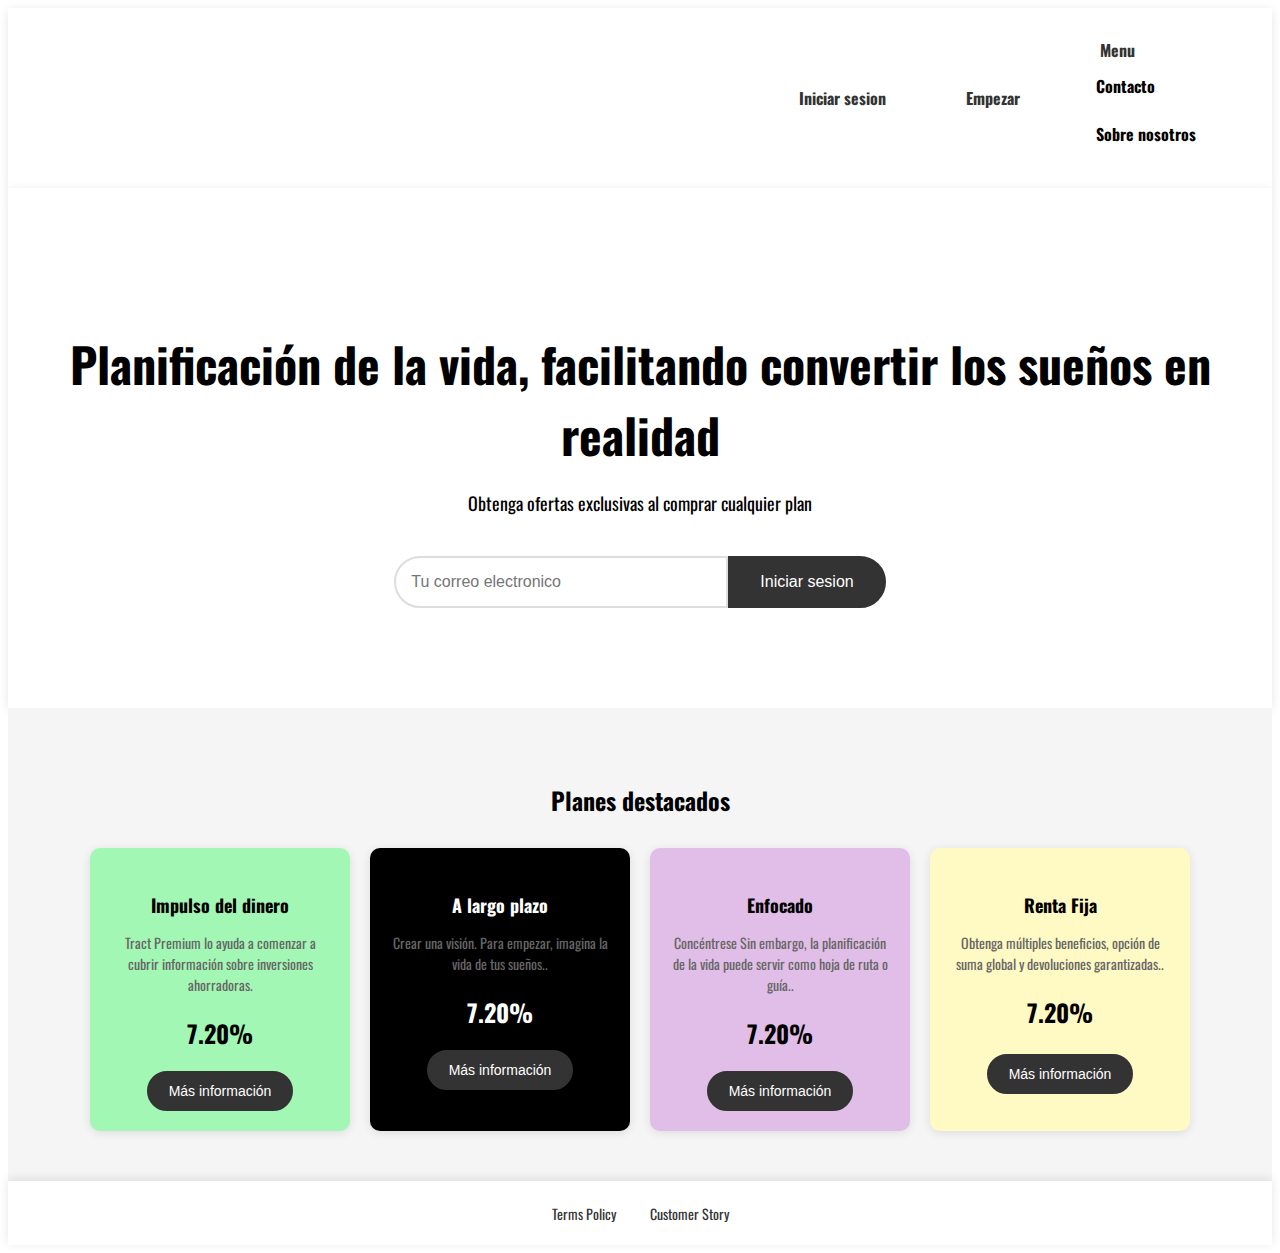
<file: LandingPage/index.html>
<!DOCTYPE html>
<html lang="en">
<head>
    <meta charset="UTF-8">
    <meta name="viewport" content="width=device-width, initial-scale=1.0">
    <link rel="stylesheet" href="estilo.css">
    <link rel="preconnect" href="https://fonts.googleapis.com">
<link rel="preconnect" href="https://fonts.gstatic.com" crossorigin>
<link href="https://fonts.googleapis.com/css2?family=Oswald:wght@200..700&display=swap" rel="stylesheet">
    <title>Document</title>
</head>
<body>
    
</body>
<header>
    <h1></h1>
    <nav>
        <a href="#">Iniciar sesion</a>
        <a href="#">Empezar</a>
        <div class="dropdown">
            <a href="#" class="dropbtn">Menu</a>
            <div class="dropdown-content">
                <a href="vista2.html">Contacto</a>
                <a href="">Sobre nosotros</a>
            </div>
        </div>
    </nav>
</header>

<section class="hero">
    <h2>Planificación de la vida, facilitando convertir los sueños en realidad</h2>
    <p>Obtenga ofertas exclusivas al comprar cualquier plan</p>
    <form>
        <input type="email" placeholder="Tu correo electronico">
        <button type="submit">Iniciar sesion</button>
    </form>
</section>

<section class="plans">
    <h3>Planes destacados</h3>
    <div class="plan-cards">
        <div class="plan-card" style="background-color: #A3F7B5;">
            <h4>Impulso del dinero</h4>
            <p>Tract Premium lo ayuda a comenzar a cubrir información sobre inversiones ahorradoras.</p>
            <div class="rate">7.20%</div>
            <button class="button" onclick="toggleInfo()">Más información</button>
            
            <!-- Información adicional oculta -->
            <div id="more-info" style="display: none; margin-top: 10px;">
                <p>El impulso del dinero es una estrategia económica utilizada para estimular el crecimiento y la actividad económica. Se basa en la idea de que al aumentar la cantidad de dinero en circulación o al realizar inversiones significativas, se puede activar la economía y generar efectos positivos en diversos sectores. Este impulso puede tomar varias formas</p>
            </div>
            
        </div>
        <div class="plan-card" style="background-color: #000; color: white;">
            <h4>A largo plazo</h4>
            <p>Crear una visión. Para empezar, imagina la vida de tus sueños..</p>
            <div class="rate">7.20%</div>
            <button class="button" onclick="toggleInfo()">Más información</button>
            
            <!-- Información adicional oculta -->
            <div id="more-info" style="display: none; margin-top: 10px;">
                <p></p>
            </div>
        </div>
        <div class="plan-card" style="background-color: #E1BEE7;">
            <h4>Enfocado</h4>
            <p>Concéntrese Sin embargo, la planificación de la vida puede servir como hoja de ruta o guía..</p>
            <div class="rate">7.20%</div>
            <button class="button" onclick="toggleInfo()">Más información</button>
            
            <!-- Información adicional oculta -->
            <div id="more-info" style="display: none; margin-top: 10px;">
                <p></p>
            </div>
        </div>
        <div class="plan-card" style="background-color: #FFF9C4;">
            <h4>Renta Fija</h4>
            <p>Obtenga múltiples beneficios, opción de suma global y devoluciones garantizadas..</p>
            <div class="rate">7.20%</div>
            <h4></h4>
            <button class="button" onclick="toggleInfo()">Más información</button>
            
            <!-- Información adicional oculta -->
            <div id="more-info" style="display: none; margin-top: 10px;">
                <p></p>
            </div>
        </div>
    </div>

    
</section>

<footer>
    <a href="#">Terms Policy</a>
    <a href="#">Customer Story</a>
</footer>
<script>
    function toggleInfo() {
    var info = document.getElementById("more-info");
    if (info.style.display === "none" || info.style.display === "") {
        info.style.display = "block";
    } else {
        info.style.display = "none";
    }
}

document.querySelector('.dropbtn').addEventListener('click', function(e) {
    e.preventDefault();
    const dropdownContent = this.nextElementSibling;
    dropdownContent.style.display = dropdownContent.style.display === 'block' ? 'none' : 'block';
});


</script>
</html>
</file>
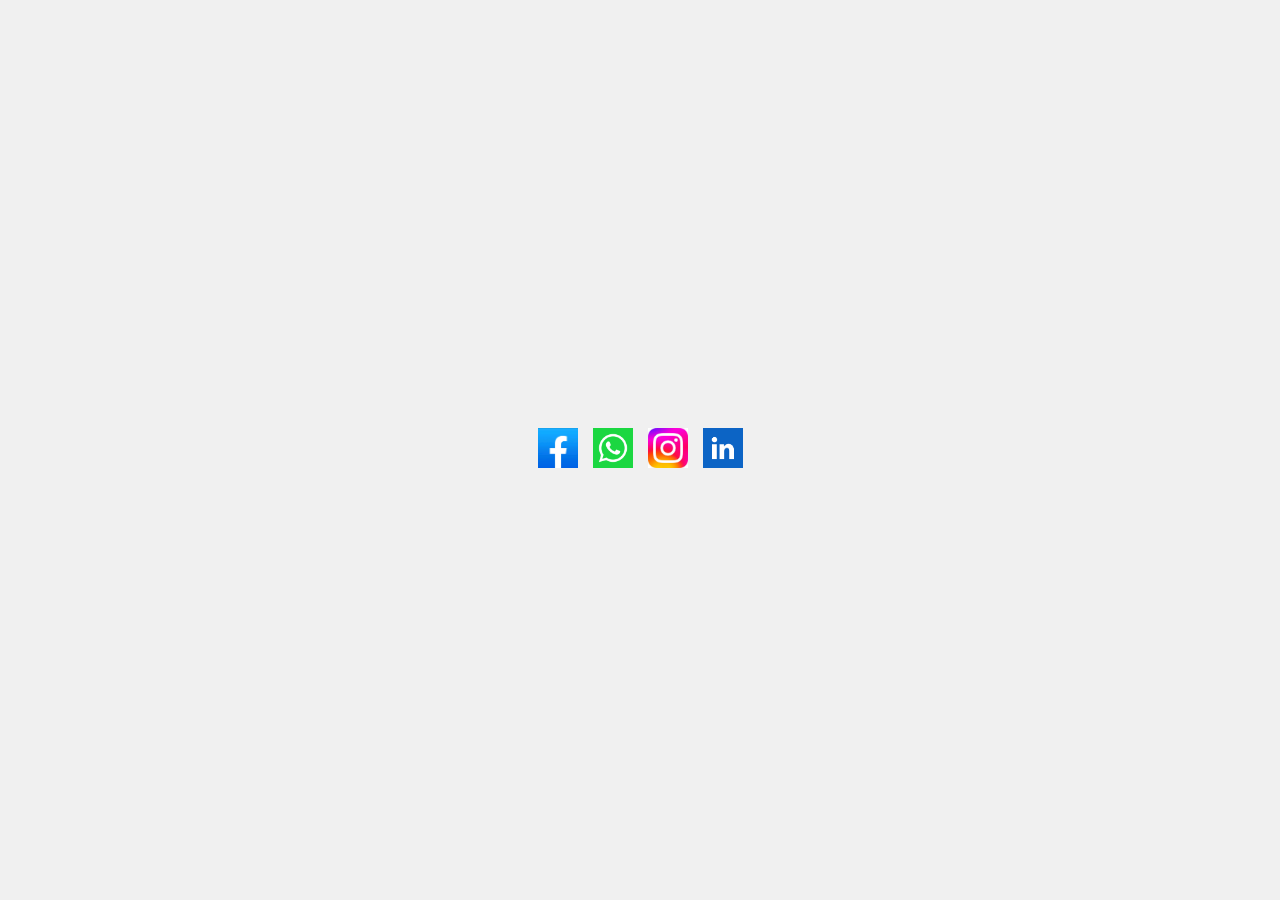
<file: LandingPage/vista2.html>
<!DOCTYPE html>
<html lang="es">
<head>
    <meta charset="UTF-8">
    <meta name="viewport" content="width=device-width, initial-scale=1.0">
    <title>Redes Sociales</title>
    <link rel="stylesheet" href="estilo2.css">
</head>
<body>
    <div class="social-links">
        <a href="https://www.facebook.com/profile.php?id=100069846221400" target="_blank" class="social-link">
            <img src="Logo_de_Facebook.png" alt="Facebook">
        </a>
        <a href="" target="_blank" class="social-link">
            <img src="icono-whatsapp.png" alt="Twitter">
        </a>
        <a href="https://www.instagram.com/alex_hdezxd?igsh=MWNveWN6empoeWJyYw==" target="_blank" class="social-link">
            <img src="images.jpeg" alt="Instagram">
        </a>
        <a href="" target="_blank" class="social-link">
            <img src="images.png" alt="LinkedIn">
        </a>
    </div>
</body>
</html>
</file>
<file: LandingPage/estilo.css>
body {
    background-color: rgb(255, 255, 255);
    background-repeat: no-repeat;
    background-size: cover;
    font-family: "Oswald", sans-serif;
    font-optical-sizing: auto;
    font-weight: weight;
    font-style: normal;
}

header {
    display: flex;
    justify-content: space-between;
    align-items: center;
    padding: 20px 50px;
    background-color: #ffffff;
    box-shadow: 0px 2px 10px rgba(0, 0, 0, 0.1);
}

header h1 {
    font-size: 24px;
    margin: 0;

}

header nav a {
    margin-left: 20px;
    text-decoration: none;
    color: #333;
    font-weight: bold;
}

.hero {
    text-align: center;
    padding: 100px 20px;
    background-color: #FFF;
    background-repeat: no-repeat;
    background-size: cover;
    box-shadow: 0px 2px 10px rgba(0, 0, 0, 0.1);
}

.hero h2 {
    font-size: 48px;
    margin-bottom: 20px;
    color: #000000;
}

.hero p {
    font-size: 18px;
    margin-bottom: 40px;
    color: #000000;
}

.hero form {
    display: flex;
    justify-content: center;
}

.hero form input[type="email"] {
    padding: 15px;
    font-size: 16px;
    border: 2px solid #ddd;
    border-radius: 30px 0 0 30px;
    width: 300px;
    outline: none;
}

.hero form button {
    padding: 15px 30px;
    font-size: 16px;
    border: 2px solid #333;
    background-color: #333;
    color: white;
    border-radius: 0 30px 30px 0;
    cursor: pointer;
}

.plans {
    padding: 50px 20px;
    background-color: #F5F5F5;
}

.plans h3 {
    font-size: 24px;
    margin-bottom: 30px;
    text-align: center;
}

.plan-cards {
    display: flex;
    justify-content: center;
    gap: 20px;
    flex-wrap: wrap;
}

.plan-card {
    background-color: #FFF;
    border-radius: 10px;
    padding: 20px;
    box-shadow: 0px 2px 10px rgba(0, 0, 0, 0.1);
    width: 220px;
    text-align: center;
}

.plan-card h4 {
    font-size: 18px;
    margin-bottom: 10px;
}

.plan-card p {
    font-size: 14px;
    color: #666;
    margin-bottom: 20px;
}

.plan-card .rate {
    font-size: 24px;
    margin-bottom: 20px;
    font-weight: bold;
}

.plan-card button {
    padding: 10px 20px;
    font-size: 14px;
    border: 2px solid #333;
    background-color: #333;
    color: white;
    border-radius: 30px;
    cursor: pointer;
}

footer {
    background-color: #FFF;
    padding: 20px;
    text-align: center;
    box-shadow: 0px -2px 10px rgba(0, 0, 0, 0.1);
}

footer a {
    margin: 0 15px;
    text-decoration: none;
    color: #333;
    font-size: 14px;
}

nav {
    display: flex;
    justify-content: flex-end; 
    align-items: center; 
    gap: 20px; 
    background-color: #ffffff; 
    padding: 10px;
    width: 100%;
}

nav a {
    text-decoration: none;
    color: #000;
    padding: 10px 20px;
    border-radius: 5px;
}

nav a:hover{
    background-color: #ddd;
}

.dropdown {
    position: relative;
    display: inline-block;
}

dropdown-content {
    display: none; 
    position: absolute;
    background-color: #f1f1f1;
    min-width: 160px;
    box-shadow: 0px 8px 16px 0px rgba(0,0,0,0.2);
    border-radius: 5px;
    z-index: 1;
}

.dropdown-content a {
    color: black;
    padding: 12px 16px;
    text-decoration: none;
    display: block;
    border-radius: 5px;
}

.dropdown-content a:hover {
    background-color: #ddd;
}

.dropdown:hover .dropdown-content {
    display: block; 
}

.login-btn {
    background-color: transparent;
    color: #000;
    border: 1px solid #000; 
}

.login-btn:hover {
    background-color: #000;
    color: #fff;
}

.get-started-btn {
    background-color: #000;
    color: #fff;
    border: 1px solid #000;
}

.get-started-btn:hover {
    background-color: #333;
    border-color: #333;
}

.menu-icon {
    font-size: 24px;
    background-color: transparent;
    color: #000;
    border: none;
    padding: 5px;
}

.menu-icon:hover {
    color: #666;
}
</file>
<file: LandingPage/estilo2.css>
body {
    font-family: Arial, sans-serif;
    display: flex;
    justify-content: center;
    align-items: center;
    height: 100vh;
    margin: 0;
    background-color: #f0f0f0;
}

.social-links {
    display: flex;
    justify-content: center;
    align-items: center;
    gap: 15px;
}

.social-link img {
    width: 40px;
    height: 40px;
    transition: transform 0.3s, box-shadow 0.3s;
}

.social-link img:hover {
    transform: scale(1.1);
    box-shadow: 0 4px 8px rgba(0, 0, 0, 0.2);
}
</file>
